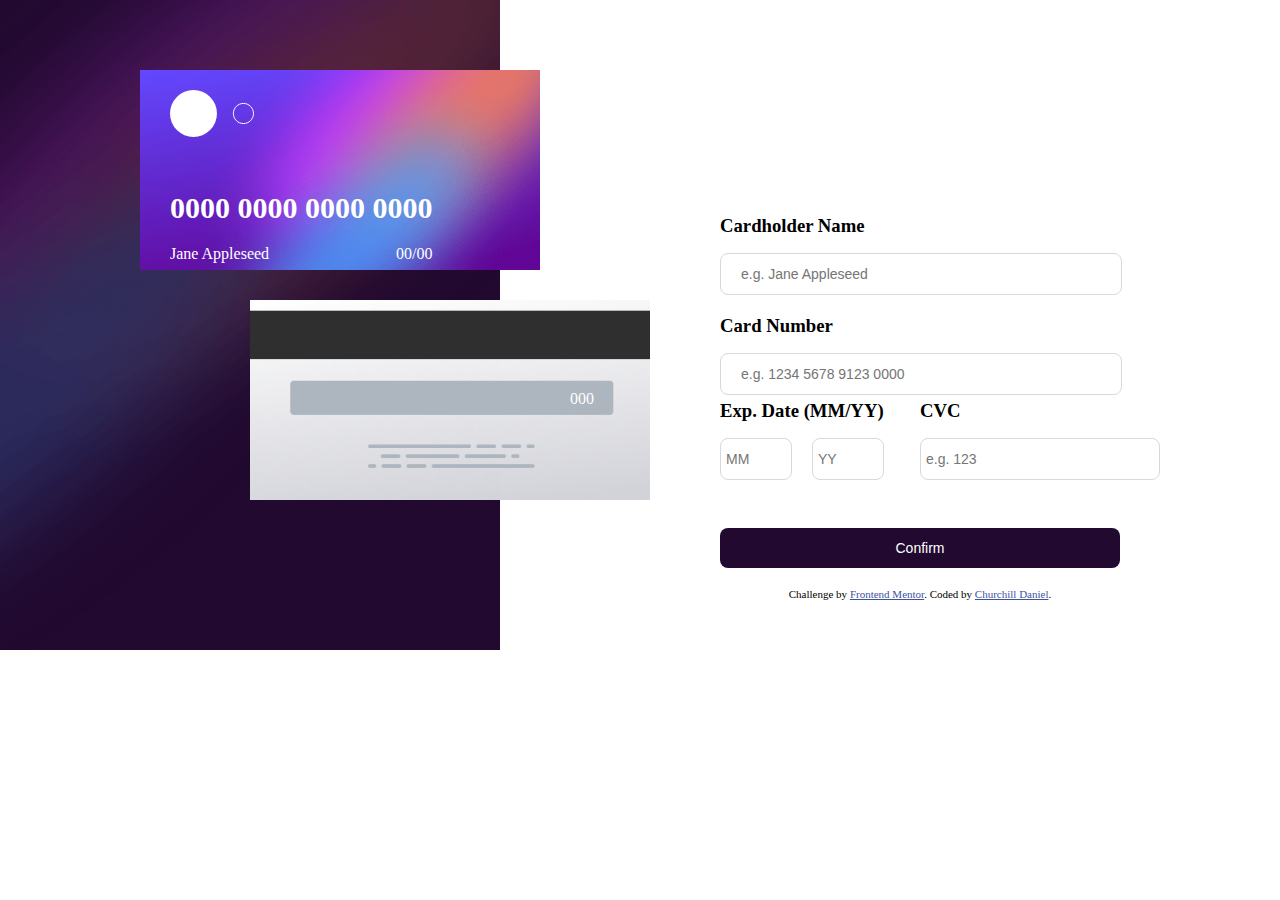
<file: interactive-card-details-form-main/index.html>
<!DOCTYPE html>
<html lang="en">
  <head>
    <meta charset="UTF-8" />
    <meta name="viewport" content="width=device-width, initial-scale=1.0" />
    <!-- displays site properly based on user's device -->

    <link
      rel="icon"
      type="image/png"
      sizes="32x32"
      href="./images/favicon-32x32.png"
    />
    <link rel="stylesheet" href="style.css" />

    <title>Frontend Mentor | Interactive card details form</title>

    <!-- Feel free to remove these styles or customise in your own stylesheet 👍 -->
    <style>
      .attribution {
        font-size: 11px;
        text-align: center;
      }
      .attribution a {
        color: hsl(228, 45%, 44%);
      }
    </style>
  </head>
  <body>
    <div class="left">
      <img src="images/bg-main-desktop.png" />

      <div class="card-front">
        <img src="images/bg-card-front.png" />
        <div class="content">
          <svg
            width="84"
            height="47"
            fill="none"
            xmlns="http://www.w3.org/2000/svg"
          >
            <ellipse cx="23.478" cy="23.5" rx="23.478" ry="23.5" fill="#fff" />
            <path
              d="M83.5 23.5c0 5.565-4.507 10.075-10.065 10.075-5.559 0-10.065-4.51-10.065-10.075 0-5.565 4.506-10.075 10.065-10.075 5.558 0 10.065 4.51 10.065 10.075Z"
              stroke="#fff"
            />
          </svg>
          <div class="num">
            <p class="card-num-output">0000 0000 0000 0000</p>
          </div>
          <div class="sub-details">
            <p class="card-name-output">Jane Appleseed</p>
            <p>
              <span class="mm-output">00</span>/<span class="yy-output"
                >00</span
              >
            </p>
          </div>
        </div>
      </div>
      <div class="card-back">
        <img src="images/bg-card-back.png" />
        <p class="cvc-output">000</p>
      </div>
    </div>
    <div class="right">
      <main>
        <div>
          <h3>Cardholder Name</h3>
          <input
            type="text"
            class="card-name"
            placeholder="e.g. Jane Appleseed"
          />
        </div>
        <div>
          <h3>Card Number</h3>
          <input
            type="text"
            class="card-number"
            placeholder="e.g. 1234 5678 9123 0000"
          />
        </div>
        <p class="error-card-num">wrong format, number only</p>
        <div class="down">
          <div class="first">
            <h3>Exp. Date (MM/YY)</h3>
            <div class="first-input">
              <input type="text" class="MM" placeholder="MM" />
              <input type="text" class="YY" placeholder="YY" />
            </div>
            <p class="error-exp">can't be blank</p>
          </div>
          <div class="second">
            <h3>CVC</h3>
            <input type="text" class="CVC" placeholder="e.g. 123" />
            <p class="error-cvc">can't be blank</p>
          </div>
        </div>
        <button class="confirm">Confirm</button>
      </main>

      <!-- Completed state start -->

      <div class="remark">
        <svg
          width="80"
          height="80"
          fill="none"
          xmlns="http://www.w3.org/2000/svg"
        >
          <circle cx="40" cy="40" r="40" fill="url(#a)" />
          <path d="M28 39.92 36.08 48l16-16" stroke="#fff" stroke-width="3" />
          <defs>
            <linearGradient
              id="a"
              x1="-23.014"
              y1="11.507"
              x2="0"
              y2="91.507"
              gradientUnits="userSpaceOnUse"
            >
              <stop stop-color="#6348FE" />
              <stop offset="1" stop-color="#610595" />
            </linearGradient>
          </defs>
        </svg>
        <h3>THANK YOU!</h3>
        <p>We've added your card details</p>
        <button>Continue</button>
      </div>

      <div class="attribution">
        Challenge by
        <a href="https://www.frontendmentor.io?ref=challenge" target="_blank"
          >Frontend Mentor</a
        >. Coded by <a href="#">Churchill Daniel</a>.
      </div>
    </div>
    <script src="app.js"></script>
  </body>
</html>
</file>
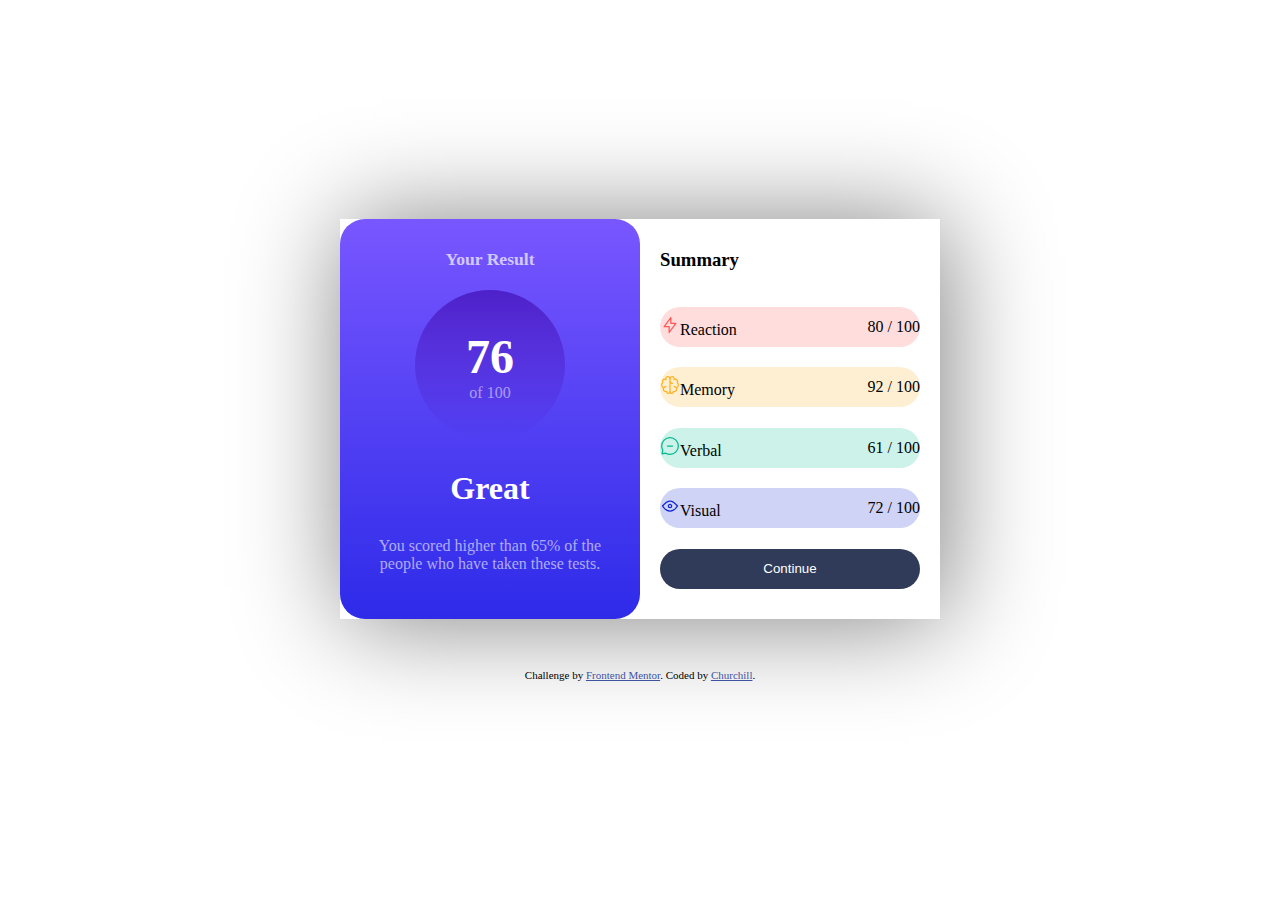
<file: results-summary-component-main/index.html>
<!DOCTYPE html>
<html lang="en">
  <head>
    <meta charset="UTF-8" />
    <meta name="viewport" content="width=device-width, initial-scale=1.0" />
    <!-- displays site properly based on user's device -->

    <link
      rel="icon"
      type="image/png"
      sizes="32x32"
      href="./assets/images/favicon-32x32.png"
    />
    <link rel="stylesheet" href="style.css" />

    <title>Frontend Mentor | Results summary component</title>

    <!-- Feel free to remove these styles or customise in your own stylesheet 👍 -->
    <style>
      .attribution {
        font-size: 11px;
        text-align: center;
      }
      .attribution a {
        color: hsl(228, 45%, 44%);
      }
    </style>
  </head>
  <body>
    <div class="container">
      <div class="left">
        <h4>Your Result</h4>
        <div class="circle">
          <h1>76</h1>
          <p>of 100</p>
        </div>
        <h1 id="great">Great</h1>
        <p id="up">
          You scored higher than 65% of the people who have taken these tests.
        </p>
      </div>
      <div class="right">
        <h3>Summary</h3>
        <span>
          <p>
            <img
              src="/results-summary-component-main/assets/images/icon-reaction.svg"
              alt=""
            />Reaction
          </p>
          80 / 100
        </span>
        <span
          ><p>
            <img
              src="/results-summary-component-main/assets/images/icon-memory.svg"
              alt=""
            />Memory
          </p>
          92 / 100</span
        >
        <span
          ><p>
            <img
              src="/results-summary-component-main/assets/images/icon-verbal.svg"
              alt=""
            />Verbal
          </p>
          61 / 100</span
        >
        <span
          ><p>
            <img
              src="/results-summary-component-main/assets/images/icon-visual.svg"
              alt=""
            />Visual
          </p>
          72 / 100</span
        >

        <button>Continue</button>
      </div>
    </div>

    <div class="attribution">
      Challenge by
      <a href="https://www.frontendmentor.io?ref=challenge" target="_blank"
        >Frontend Mentor</a
      >. Coded by <a href="#">Churchill</a>.
    </div>
  </body>
</html>
</file>
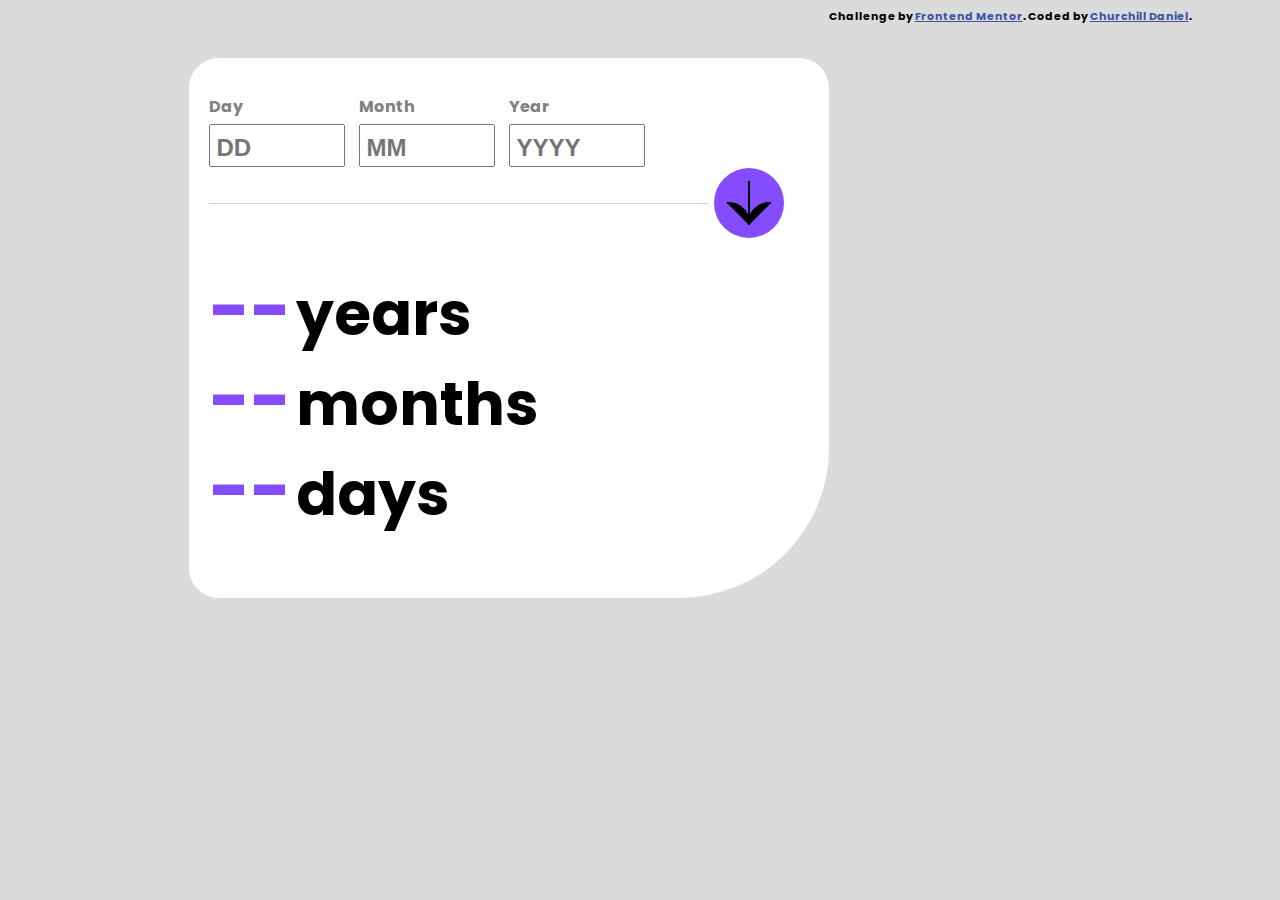
<file: age-calculator-app-main/code/index.html>
<!DOCTYPE html>
<html lang="en">
  <head>
    <meta charset="UTF-8" />
    <meta name="viewport" content="width=device-width, initial-scale=1.0" />
    <!-- displays site properly based on user's device -->

    <link
      rel="icon"
      type="image/png"
      sizes="32x32"
      href="./assets/images/favicon-32x32.png"
    />
    <link rel="stylesheet" href="style.css" />

    <title>Frontend Mentor | Age calculator app</title>

    <!-- Feel free to remove these styles or customise in your own stylesheet 👍 -->
    <style>
      .attribution {
        font-size: 11px;
        text-align: center;
      }
      .attribution a {
        color: hsl(228, 45%, 44%);
      }
    </style>
  </head>
  <body>
    <main>
      <div class="start">
        <div class="first">
          <span
            ><p class="header-day">Day</p>
            <input class="days-input" type="text" placeholder="DD" />
            <p class="error error-day"></p>
          </span>
          <span
            ><p class="header-month">Month</p>
            <input class="month-input" type="text" placeholder="MM" />
            <p class="error error-month"></p>
          </span>
          <span
            ><p class="header-year">Year</p>
            <input class="year-input" type="text" placeholder="YYYY" />
            <p class="error error-year"></p>
          </span>
        </div>
        <div class="end">
          <div class="border"></div>
          <div class="svg">
            <svg
              xmlns="http://www.w3.org/2000/svg"
              width="46"
              height="44"
              viewBox="0 0 46 44"
              class="hoverable-svg"
              class="thick-fill-svg"
            >
              <g fill="black" stroke="black" stroke-width="2">
                <path
                  d="M1 22.019C8.333 21.686 23 25.616 23 44M23 44V0M45 22.019C37.667 21.686 23 25.616 23 44"
                />
              </g>
            </svg>
          </div>
        </div>
      </div>
      <div class="second">
        <h1><span class="year-output">--</span>years</h1>
        <h1><span class="month-output">--</span>months</h1>
        <h1><span class="days-output">--</span>days</h1>
      </div>
    </main>

    <div class="attribution">
      Challenge by
      <a href="https://www.frontendmentor.io?ref=challenge" target="_blank"
        >Frontend Mentor</a
      >. Coded by <a href="#">Churchill Daniel</a>.
    </div>
    <script src="app.js"></script>
  </body>
</html>
</file>
<file: interactive-card-details-form-main/style.css>
* {
  margin: 0;
  padding: 0;
  border: 0;
}
:root {
  --b: color-mix(in srgb, gray, white 70%);
}
body {
  display: flex;
}

.left img {
  height: 650px;
  width: 500px;
  position: relative;
}
.card-front {
  width: 400px;
  height: 200px;
  top: 70px;
  left: 140px;
  z-index: 10;
  position: absolute;
}
.content {
  color: white;
  position: absolute;
  top: 20px;
  left: 30px;
}
.num {
  position: relative;
  top: 50px;
  font-weight: 700;
  font-size: 30px;
}
.sub-details {
  display: flex;
  justify-content: space-between;
  position: relative;
  top: 50px;
}
.card-back {
  width: 400px;
  top: 300px;
  left: 250px;
  height: 200px;
  z-index: 10;
  position: absolute;
}
.card-back p {
  position: absolute;
  top: 90px;
  left: 320px;
  color: white;
}
.card-front img,
.card-back img {
  width: 100%;
  height: 100%;
  object-fit: cover;
}
.right {
  display: flex;
  justify-content: center;
  align-items: center;
  flex-direction: column;
  margin-left: 200px;
}
main {
  width: 400px;
  /* height: 350px; */
  display: flex;
  flex-direction: column;
  /* background-color: red; */
  padding: 20px;
  margin-top: 160px;
}
.card-name {
  width: 95%;
  height: 40px;
  padding-left: 20px;
  border-radius: 8px;
}
.card-number {
  width: 95%;
  height: 40px;
  padding-left: 20px;
  border-radius: 8px;
}
.down {
  display: flex;
  height: 90px;
  margin-bottom: 0;
}
.first-input {
  display: flex;
  width: 200px;
}
main h3 {
  margin-bottom: 8px;
}
.MM,
.YY {
  width: 30%;
  height: 30px;
  padding: 5px;
  margin-right: 20px;
  border-radius: 8px;
}
.CVC {
  width: 118%;
  height: 30px;
  padding: 5px;
  border-radius: 8px;
}
button {
  margin-top: 20px;
  height: 40px;
  border-radius: 8px;
  cursor: pointer;
  color: white;
  background-color: hsl(278, 68%, 11%);
  font-size: 14px;
}
button:hover {
  background-color: color-mix(in srgb, hsl(278, 68%, 11%), white 10%);
}
input {
  cursor: pointer;
  margin-top: 8px;
  border: 1px solid var(--b);
  font-size: 14px;
}
input:focus {
  border: 2px solid;
  border-color: color-mix(in srgb, hsl(249, 99%, 64%), hsl(278, 94%, 30%) 40%);
}
input:focus-visible {
  outline: none;
}
div {
  margin-bottom: 20px;
}
.remark {
  position: absolute;
  transform: scale(0);
  /* display: none !important; */
  width: 400px;
  display: flex;
  flex-direction: column;
  align-items: center;
}
.remark button {
  width: 100%;
}
main button {
  margin-top: 38px;
}
.remark svg,
h3,
p {
  margin-bottom: 15px;
}
.error-card-num,
.error-exp,
.error-cvc {
  color: red;
  margin-bottom: 5px;
  display: none;
}
main div:nth-child(2) {
  margin-bottom: 5px;
}
@media (max-width: 800px) {
  body {
    display: flex;
    flex-direction: column;
  }
  .left img {
    /* width: 375px; */
    width: 100%;
    height: 250px;
  }
  .right {
    width: 350px;
    margin-left: 20px;
  }
  .card-front img,
  .card-back img {
    width: 100%;
    height: 100%;
    border-radius: 8px;
    object-fit: cover;
  }
  .card-back {
    width: 300px;
    top: 20px;
    left: 50px;
    height: 180px;
    z-index: 10;
    position: absolute;
  }
  .card-back p {
    position: absolute;
    top: 78px;
    left: 240px;
    color: white;
  }
  .card-front {
    width: 300px;
    height: 180px;
    top: 125px;
    left: 20px;
    border-radius: 8px;
    z-index: 12;
    position: absolute;
  }
  .content {
    color: white;
    position: absolute;
    top: 0px;
    left: 30px;
  }
  main {
    margin-top: 80px;
    margin-left: 50px;
  }
  .card-name {
    width: 80%;
    height: 40px;
    padding-left: 20px;
    border-radius: 8px;
  }
  .card-number {
    width: 80%;
    height: 40px;
    padding-left: 20px;
    border-radius: 8px;
  }
  .CVC {
    width: 71%;
    height: 30px;
    padding: 5px;
    border-radius: 8px;
  }
  main button {
    width: 88%;
  }
}
</file>
<file: results-summary-component-main/style.css>
* {
  margin: 0;
  padding: 0;
  box-sizing: border-box;
}
:root {
  --Light-red: hsl(0, 100%, 67%);
  --Orangey-yellow: hsl(39, 100%, 56%);
  --Green-teal: hsl(166, 100%, 37%);
  --Cobalt-blue: hsl(234, 85%, 45%);
  --White: hsl(0, 0%, 100%);
  --Pale-blue: hsl(221, 100%, 96%);
  --Light-lavender: hsl(241, 100%, 89%);
  --Dark-gray-blue: hsl(224, 30%, 27%);
}
body {
  display: flex;
  justify-content: center;
  align-items: center;
  flex-direction: column;
  height: 100vh;
}
.container {
  min-height: 400px;
  display: flex;
  max-width: 600px;
  margin-bottom: 50px;
  box-shadow: 5px 2px 100px grey;
}
.left {
  background: linear-gradient(
    to bottom,
    hsl(252, 100%, 67%),
    hsl(241, 81%, 54%)
  );
  padding: 30px;
  display: flex;
  flex-direction: column;
  align-items: center;
  border-radius: 25px;
  max-width: 300px;
}
h4 {
  font-size: 1.1rem;
  text-align: center;
  color: color-mix(in srgb, var(--White), transparent 30%);
  margin-bottom: 20px;
}
.circle {
  width: 150px;
  height: 150px;
  border-radius: 50%;
  background: linear-gradient(
    to bottom,
    hsla(256, 72%, 46%, 1),
    hsla(241, 72%, 46%, 0)
  );
  display: flex;
  flex-direction: column;
  justify-content: center;
  align-items: center;
  margin-bottom: 30px;
}
h1 {
  color: var(--White);
}
.circle h1 {
  font-size: 3rem;
  font-weight: 900;
}
.circle p {
  color: color-mix(in srgb, var(--White), transparent 50%);
}
#great {
  margin-bottom: 30px;
}
#up {
  color: color-mix(in srgb, var(--White), transparent 40%);
  text-align: center;
}
.right {
  padding: 20px;
  min-width: 300px;
  display: flex;
  flex-direction: column;
  justify-content: space-around;
  align-items: center;
}
.right h3 {
  width: 100%;
  margin-bottom: 15px;
  display: flex;
  justify-content: left;
}
.right span {
  width: 100%;
  display: flex;
  justify-content: space-between;
  height: 40px;
}
.right span:nth-child(2) {
  display: flex;
  align-items: center;
  background-color: color-mix(in srgb, var(--Light-red), var(--White) 80%);
  border-radius: 50px;
}
.right span:nth-child(3) {
  display: flex;
  align-items: center;
  background-color: color-mix(in srgb, var(--Orangey-yellow), var(--White) 80%);
  border-radius: 50px;
}
.right span:nth-child(4) {
  display: flex;
  align-items: center;
  background-color: color-mix(in srgb, var(--Green-teal), var(--White) 80%);
  border-radius: 50px;
}
.right span:nth-child(5) {
  display: flex;
  align-items: center;
  background-color: color-mix(in srgb, var(--Cobalt-blue), var(--White) 80%);
  border-radius: 50px;
}
button {
  width: 100%;
  outline: none;
  height: 40px;
  background-color: var(--Dark-gray-blue);
  border: none;
  color: var(--White);
  border-radius: 50px;
  cursor: pointer;
}
</file>
<file: age-calculator-app-main/code/style.css>
@font-face {
  font-family: Poppins-Bold;
  src: url(Poppins-Bold.ttf);
}
body {
  font-family: "Poppins-Bold";
  background-color: hsl(0, 0%, 86%);
  display: flex;
  justify-content: center;
}
main {
  background-color: hsl(0, 0%, 100%);
  width: 600px;
  margin-left: 100px;
  height: 500px;
  padding: 20px;
  margin-top: 50px;
  border-radius: 30px 30px 150px 30px;
}
::placeholder {
  font-size: 24px;
  font-weight: 900;
}
.first {
  display: flex;
  /* border-bottom: 1px solid lightgray; */
  height: 90px;
}
.border {
  width: 500px;
  border-bottom: 1px solid lightgray;
  margin-right: 5px;
}
.end {
  display: flex;
  align-items: center;
}
.first input {
  width: 80%;
  height: 30%;
  font-size: 32px;
  font-weight: 900;
  padding: 6px;
  cursor: pointer;
}
.first input:focus {
  border-color: hsl(259, 100%, 65%);
}
.first input:focus-visible {
  outline: none;
}
.first span p:nth-child(1) {
  font-weight: 900;
  color: gray;
  margin-bottom: 5px;
}
.error {
  margin-top: 5px;
  font-size: 10px;
  color: hsl(0, 100%, 67%);
  display: none;
}
.first span {
  width: 150px;
}
.second {
  font-size: 30px;
  font-weight: 800;
  margin-top: 2px;
  margin-bottom: 2px;
}
.second h1 {
  margin-bottom: 20px;
  margin-top: 20px;
  font-weight: 900;
  height: 70px;
}
.second h1 span {
  color: hsl(259, 100%, 65%);
  font-size: 70px;
  margin-right: 5px;
  height: 70px;
}
.svg {
  width: 70px;
  height: 70px;
  background-color: hsl(259, 100%, 65%);
  display: flex;
  justify-content: center;
  align-items: center;
  border-radius: 50%;
  transition: background-color 300ms;
}
.svg:hover {
  background-color: black;
  cursor: pointer;
}
/* .svg path {
  transition: fill 300ms;
} */
.svg:hover path {
  fill: white;
  stroke: white;
  cursor: pointer;
}
@media (max-width: 375px) {
  body {
    width: 375px;
    display: flex;
    flex-direction: column;
  }
  main {
    width: 340px;
    height: 510px;
    padding: 10px;
    margin-top: 20px;
    margin-left: 40px;
  }
  .svg {
    position: absolute;
    z-index: 10;
    left: 130px;
  }
  .end {
    position: relative;
    top: 80px;
  }
  .second {
    margin-top: 90px;
  }
  .attribution {
    margin-top: 50px;
  }
}
</file>
